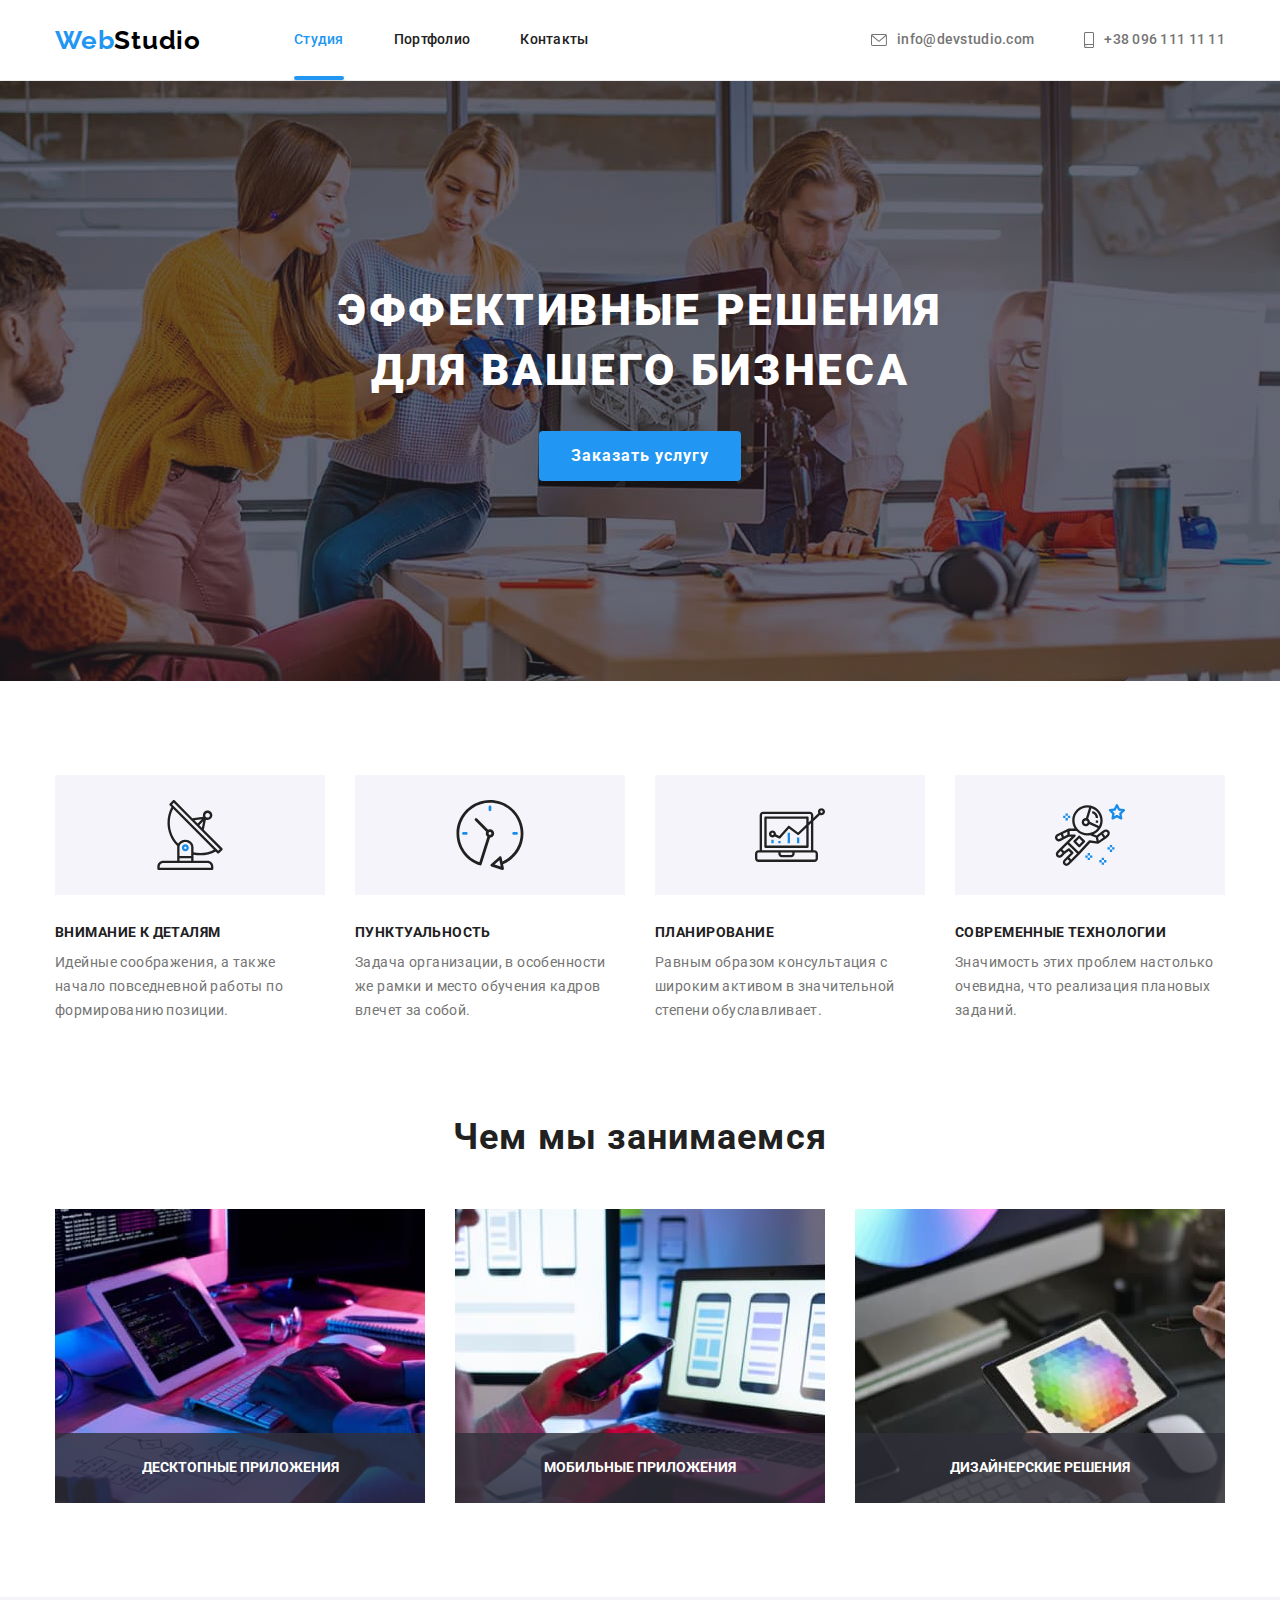
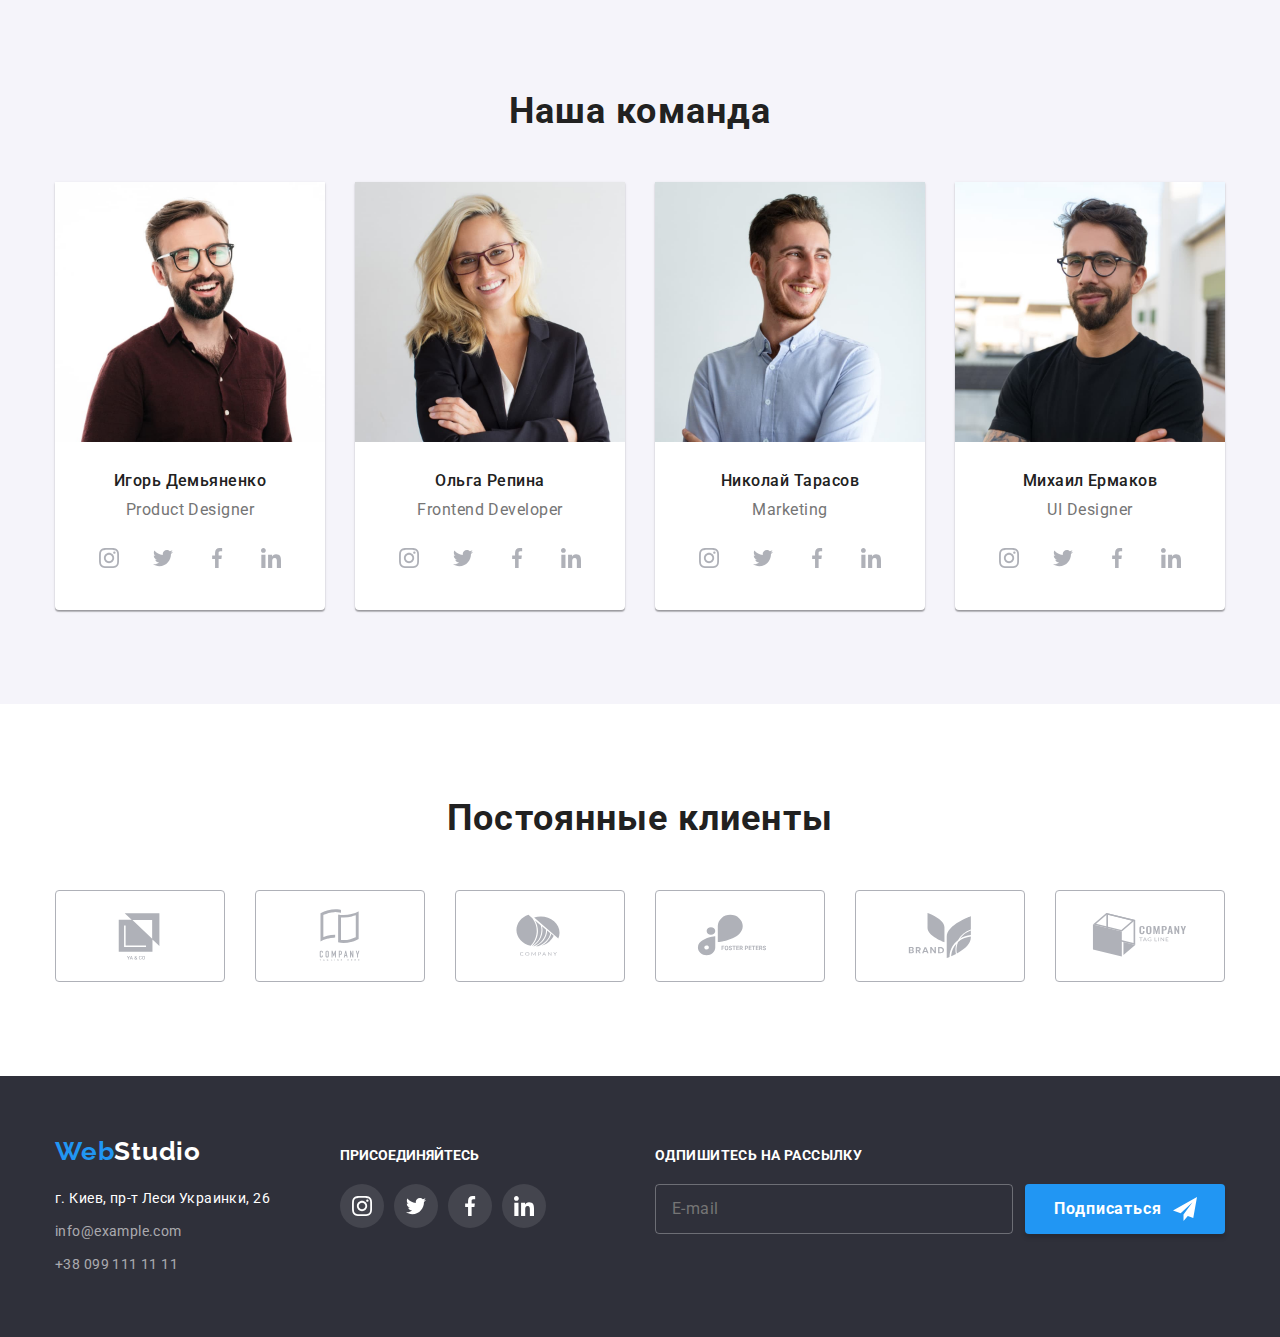
<file: index.html>
<!DOCTYPE html>
<html lang="ru">
  <head>
    <meta charset="UTF-8" />
    <meta http-equiv="X-UA-Compatible" content="IE=edge" />
    <meta name="viewport" content="width=device-width, initial-scale=1.0" />
    <title>Home work</title>
    <link rel="preconnect" href="https://fonts.googleapis.com" />
    <link rel="preconnect" href="https://fonts.gstatic.com" crossorigin />
    <link
      href="https://fonts.googleapis.com/css2?family=Raleway:wght@700&family=Roboto:wght@400;500;700;900&display=swap"
      rel="stylesheet"
    />
    <link
      rel="stylesheet"
      href="https://cdnjs.cloudflare.com/ajax/libs/modern-normalize/1.1.0/modern-normalize.min.css"
      integrity="sha512-wpPYUAdjBVSE4KJnH1VR1HeZfpl1ub8YT/NKx4PuQ5NmX2tKuGu6U/JRp5y+Y8XG2tV+wKQpNHVUX03MfMFn9Q=="
      crossorigin="anonymous"
      referrerpolicy="no-referrer"
    />
    <link href="https://unpkg.com/aos@2.3.1/dist/aos.css" rel="stylesheet" />
    <link rel="stylesheet" href="./css/style.css" />
    <link rel="stylesheet" href="./css/modern-normalize.css" />
  </head>
  <body>
    <header>
      <div class="container header-nav">
        <nav class="header-nav">
          <a href="" class="header-logotip">Web<span class="header-logotip-two">Studio</span> </a>
          <ul class="site-header list">
            <li class="item"><a href="./index.html" class="header-link current">Студия</a></li>
            <li class="item"><a href="./portfolio.html" class="header-link">Портфолио</a></li>
            <li class="item"><a href="" class="header-link">Контакты</a></li>
          </ul>
        </nav>
        <ul class="contact-header list">
          <li class="item">
            <a href="mailto:info@devstudio.com" class="header-contact header-mail">
              <svg width="16px" height="12px" class="envelope">
                <use href="./picture/symbol-defs.svg#icon-envelope"></use>
              </svg>
              info@devstudio.com
            </a>
          </li>
          <li class="item">
            <a href="tel:+380961111111" class="header-contact header-tel">
              <svg width="10px" height="16px" class="smartphone">
                <use href="./picture/symbol-defs.svg#icon-smartphone"></use>
              </svg>
              +38 096 111 11 11</a
            >
          </li>
        </ul>
      </div>
    </header>
    <main>
      <!--Cap-->
      <section class="main-sctn-one">
        <div class="container">
          <h1 class="one-capital">Эффективные решения для вашего бизнеса</h1>
          <button type="button" class="main-button" data-modal-open>Заказать услугу</button>
        </div>
      </section>
      <!--Features-->
      <section class="section main-sctn-two">
        <div class="container">
          <h2 class="section-title visually-hiden">скрытый заголовок</h2>
          <ul class="features list">
            <li class="features-link main-link-one">
              <div class="features-icon">
                <svg class="features-svg-icon">
                  <use href="./picture/symbol-defs.svg#icon-antenna"></use>
                </svg>
              </div>
              <h3 class="three-capital-features">Внимание к деталям</h3>
              <p class="main-paragraph-features">
                Идейные соображения, а также начало повседневной работы по формированию позиции.
              </p>
            </li>
            <li class="features-link main-link-two">
              <div class="features-icon">
                <svg class="features-svg-icon">
                  <use href="./picture/symbol-defs.svg#icon-clock"></use>
                </svg>
              </div>
              <h3 class="three-capital-features">Пунктуальность</h3>
              <p class="main-paragraph-features">
                Задача организации, в особенности же рамки и место обучения кадров влечет за собой.
              </p>
            </li>
            <li class="features-link main-link-three">
              <div class="features-icon">
                <svg class="features-svg-icon">
                  <use href="./picture/symbol-defs.svg#icon-diagram"></use>
                </svg>
              </div>
              <h3 class="three-capital-features">Планирование</h3>
              <p class="main-paragraph-features">
                Равным образом консультация с широким активом в значительной степени обуславливает.
              </p>
            </li>
            <li class="features-link main link-four">
              <div class="features-icon">
                <svg class="features-svg-icon">
                  <use href="./picture/symbol-defs.svg#icon-astronaut"></use>
                </svg>
              </div>
              <h3 class="three-capital-features">Современные технологии</h3>
              <p class="main-paragraph-features">
                Значимость этих проблем настолько очевидна, что реализация плановых заданий.
              </p>
            </li>
          </ul>
        </div>
      </section>
      <!--what we do-->
      <section class="section main-sctn-three">
        <div class="container">
          <h2 class="two-capital">Чем мы занимаемся</h2>
          <ul class="wwd list">
            <li class="wwd-item">
              <a href=""><img src="./picture/box1.jpg" alt="box1" width="370" /></a>
              <div class="label-item">
                <h3 class="label-text">Десктопные приложения</h3>
              </div>
            </li>
            <li class="wwd-item">
              <a href=""><img src="./picture/box2.jpg" alt="box2" width="370" /></a>
              <div class="label-item">
                <h3 class="label-text">Мобильные приложения</h3>
              </div>
            </li>
            <li class="wwd-item">
              <a href=""><img src="./picture/box3.jpg" alt="box3" width="370" /></a>
              <div class="label-item">
                <h3 class="label-text">Дизайнерские решения</h3>
              </div>
            </li>
          </ul>
        </div>
      </section>
      <!--Our team-->
      <section class="section maun-sctn-four">
        <div class="container">
          <h2 class="two-capital">Наша команда</h2>
          <ul class="team-set list">
            <li class="team-card">
              <a href=""
                ><img src="./picture/team_member1.jpg" alt="team_member1" width="270" height="260"
              /></a>
              <div class="team-content">
                <h3 class="three-capital-team">Игорь Демьяненко</h3>
                <p lang="en" class="main-paragraph-team">Product Designer</p>
                <div class="main-icon">
                  <ul class="list network-icon">
                    <li class="ni-list">
                      <a
                        href="https://instagram.com"
                        target="_blank"
                        rel="noreferrer noopener nofollow"
                        class="ni-item"
                      >
                        <svg class="ni-icon">
                          <use href="./picture/symbol-defs.svg#icon-instagram"></use>
                        </svg>
                      </a>
                    </li>
                    <li class="ni-list">
                      <a
                        href="https://twitter.com/"
                        target="_blank"
                        rel="noreferrer noopener nofollow"
                        class="ni-item"
                      >
                        <svg class="ni-icon">
                          <use href="./picture/symbol-defs.svg#icon-twitter"></use>
                        </svg>
                      </a>
                    </li>
                    <li class="ni-list">
                      <a
                        href="https://uk-ua.facebook.com"
                        target="_blank"
                        rel="noreferrer noopener nofollow"
                        class="ni-item"
                      >
                        <svg class="ni-icon">
                          <use href="./picture/symbol-defs.svg#icon-facebook"></use>
                        </svg>
                      </a>
                    </li>
                    <li class="ni-list">
                      <a
                        href="https://www.linkedin.com/"
                        target="_blank"
                        rel="noreferrer noopener nofollow"
                        class="ni-item"
                      >
                        <svg class="ni-icon">
                          <use href="./picture/symbol-defs.svg#icon-linkedin"></use>
                        </svg>
                      </a>
                    </li>
                  </ul>
                </div>
              </div>
            </li>
            <li class="team-card">
              <a href=""
                ><img src="./picture/team_member2.jpg" alt="team_member2" width="270" height="260"
              /></a>
              <div class="team-content">
                <h3 class="three-capital-team">Ольга Репина</h3>
                <p lang="en" class="main-paragraph-team">Frontend Developer</p>
                <div class="main-icon">
                  <ul class="list network-icon">
                    <li class="ni-list">
                      <a
                        href="https://instagram.com"
                        target="_blank"
                        rel="noreferrer noopener nofollow"
                        class="ni-item"
                      >
                        <svg class="ni-icon">
                          <use href="./picture/symbol-defs.svg#icon-instagram"></use>
                        </svg>
                      </a>
                    </li>
                    <li class="ni-list">
                      <a
                        href="https://twitter.com/"
                        target="_blank"
                        rel="noreferrer noopener nofollow"
                        class="ni-item"
                      >
                        <svg class="ni-icon">
                          <use href="./picture/symbol-defs.svg#icon-twitter"></use>
                        </svg>
                      </a>
                    </li>
                    <li class="ni-list">
                      <a
                        href="https://uk-ua.facebook.com"
                        target="_blank"
                        rel="noreferrer noopener nofollow"
                        class="ni-item"
                      >
                        <svg class="ni-icon">
                          <use href="./picture/symbol-defs.svg#icon-facebook"></use>
                        </svg>
                      </a>
                    </li>
                    <li class="ni-list">
                      <a
                        href="https://www.linkedin.com/"
                        target="_blank"
                        rel="noreferrer noopener nofollow"
                        class="ni-item"
                      >
                        <svg class="ni-icon">
                          <use href="./picture/symbol-defs.svg#icon-linkedin"></use>
                        </svg>
                      </a>
                    </li>
                  </ul>
                </div>
              </div>
            </li>
            <li class="team-card">
              <a href=""
                ><img src="./picture/team_member3.jpg" alt="team_member3" width="270" height="260"
              /></a>
              <div class="team-content">
                <h3 class="three-capital-team">Николай Тарасов</h3>
                <p lang="en" class="main-paragraph-team">Marketing</p>
                <div class="main-icon">
                  <ul class="list network-icon">
                    <li class="ni-list">
                      <a
                        href="https://instagram.com"
                        target="_blank"
                        rel="noreferrer noopener nofollow"
                        class="ni-item"
                      >
                        <svg class="ni-icon">
                          <use href="./picture/symbol-defs.svg#icon-instagram"></use>
                        </svg>
                      </a>
                    </li>
                    <li class="ni-list">
                      <a
                        href="https://twitter.com/"
                        target="_blank"
                        rel="noreferrer noopener nofollow"
                        class="ni-item"
                      >
                        <svg class="ni-icon">
                          <use href="./picture/symbol-defs.svg#icon-twitter"></use>
                        </svg>
                      </a>
                    </li>
                    <li class="ni-list">
                      <a
                        href="https://uk-ua.facebook.com"
                        target="_blank"
                        rel="noreferrer noopener nofollow"
                        class="ni-item"
                      >
                        <svg class="ni-icon">
                          <use href="./picture/symbol-defs.svg#icon-facebook"></use>
                        </svg>
                      </a>
                    </li>
                    <li class="ni-list">
                      <a
                        href="https://www.linkedin.com/"
                        target="_blank"
                        rel="noreferrer noopener nofollow"
                        class="ni-item"
                      >
                        <svg class="ni-icon">
                          <use href="./picture/symbol-defs.svg#icon-linkedin"></use>
                        </svg>
                      </a>
                    </li>
                  </ul>
                </div>
              </div>
            </li>
            <li class="team-card">
              <a href=""
                ><img src="./picture/team_member4.jpg" alt="team_member4" width="270" height="260"
              /></a>
              <div class="team-content">
                <h3 class="three-capital-team">Михаил Ермаков</h3>
                <p lang="en" class="main-paragraph-team">UI Designer</p>
                <div class="main-icon">
                  <ul class="list network-icon">
                    <li class="ni-list">
                      <a
                        href="https://instagram.com"
                        target="_blank"
                        rel="noreferrer noopener nofollow"
                        class="ni-item"
                      >
                        <svg class="ni-icon">
                          <use href="./picture/symbol-defs.svg#icon-instagram"></use>
                        </svg>
                      </a>
                    </li>
                    <li class="ni-list">
                      <a
                        href="https://twitter.com/"
                        target="_blank"
                        rel="noreferrer noopener nofollow"
                        class="ni-item"
                      >
                        <svg class="ni-icon">
                          <use href="./picture/symbol-defs.svg#icon-twitter"></use>
                        </svg>
                      </a>
                    </li>
                    <li class="ni-list">
                      <a
                        href="https://uk-ua.facebook.com"
                        target="_blank"
                        rel="noreferrer noopener nofollow"
                        class="ni-item"
                      >
                        <svg class="ni-icon">
                          <use href="./picture/symbol-defs.svg#icon-facebook"></use>
                        </svg>
                      </a>
                    </li>
                    <li class="ni-list">
                      <a
                        href="https://www.linkedin.com/"
                        target="_blank"
                        rel="noreferrer noopener nofollow"
                        class="ni-item"
                      >
                        <svg class="ni-icon">
                          <use href="./picture/symbol-defs.svg#icon-linkedin"></use>
                        </svg>
                      </a>
                    </li>
                  </ul>
                </div>
              </div>
            </li>
          </ul>
        </div>
      </section>
      <section class="section clients" data-aos-anchor-placement="top-center">
        <div class="container">
          <h2 class="two-capital">Постоянные клиенты</h2>
          <ul class="list clients-list">
            <li class="main-client">
              <a href="" class="client-sumbol">
                <svg width="106" height="60" class="client-icon">
                  <use href="./picture/symbol-defs.svg#icon-logo"></use>
                </svg>
              </a>
            </li>
            <li class="main-client">
              <a href="" class="client-sumbol">
                <svg width="106" height="60" class="client-icon">
                  <use href="./picture/symbol-defs.svg#icon-logo1"></use>
                </svg>
              </a>
            </li>
            <li class="main-client">
              <a href="" class="client-sumbol">
                <svg width="106" height="60" class="client-icon">
                  <use href="./picture/symbol-defs.svg#icon-logo2"></use>
                </svg>
              </a>
            </li>
            <li class="main-client">
              <a href="" class="client-sumbol">
                <svg width="106" height="60" class="client-icon">
                  <use href="./picture/symbol-defs.svg#icon-logo3"></use>
                </svg>
              </a>
            </li>
            <li class="main-client">
              <a href="" class="client-sumbol">
                <svg width="106" height="60" class="client-icon">
                  <use href="./picture/symbol-defs.svg#icon-logo4"></use>
                </svg>
              </a>
            </li>
            <li class="main-client">
              <a href="" class="client-sumbol">
                <svg width="106" height="60" class="client-icon">
                  <use href="./picture/symbol-defs.svg#icon-logo5"></use></svg
              ></a>
            </li>
          </ul>
        </div>
      </section>
    </main>
    <footer class="footer">
      <div class="container bottom">
        <div>
          <a href="" class="footer-logotip">Web<span class="footer-logotip-two">Studio</span></a>
          <ul class="bottom-panel list">
            <li class="item">
              <a href="https://goo.gl/maps/jSjdEzmFh8AjKpox9" class="footer-link-city"
                >г. Киев, пр-т Леси Украинки, 26</a
              >
            </li>
            <li class="item">
              <a href="mailto:info@example.com" class="footer-link-connection">info@example.com</a>
            </li>
            <li class="item">
              <a href="tel:+380991111111" class="footer-link-connection">+38 099 111 11 11</a>
            </li>
          </ul>
        </div>
        <div class="footer-networks">
          <h3 class="footer-title">присоединяйтесь</h3>
          <div class="footer-ni">
            <ul class="list network-icon">
              <li class="ni-list">
                <a
                  href="https://instagram.com"
                  target="_blank"
                  rel="noreferrer noopener nofollow"
                  class="ni-item"
                >
                  <svg class="ni-icon">
                    <use href="./picture/symbol-defs.svg#icon-instagram"></use></svg
                ></a>
              </li>
              <li class="ni-list">
                <a
                  href="https://twitter.com/"
                  target="_blank"
                  rel="noreferrer noopener nofollow"
                  class="ni-item"
                >
                  <svg class="ni-icon">
                    <use href="./picture/symbol-defs.svg#icon-twitter"></use></svg
                ></a>
              </li>
              <li class="ni-list">
                <a
                  href="https://uk-ua.facebook.com"
                  target="_blank"
                  rel="noreferrer noopener nofollow"
                  class="ni-item"
                >
                  <svg class="ni-icon">
                    <use href="./picture/symbol-defs.svg#icon-facebook"></use>
                  </svg>
                </a>
              </li>
              <li class="ni-list">
                <a
                  href="https://www.linkedin.com/"
                  target="_blank"
                  rel="noreferrer noopener nofollow"
                  class="ni-item"
                >
                  <svg class="ni-icon">
                    <use href="./picture/symbol-defs.svg#icon-linkedin"></use>
                  </svg>
                </a>
              </li>
            </ul>
          </div>
        </div>
        <div class="footer-subscribe">
          <p class="footer-mailing">одпишитесь на рассылку</p>
          <form class="footer-form">
            <div class="footer-field">
              <input
                class="footer-mail"
                type="email"
                name="email"
                id="email"
                placeholder="E-mail"
              />
            </div>
            <div class="footer-btn">
              <button class="footer-button" type="submit">
                Подписаться
                <svg class="footer-icon" width="24" height="24">
                  <use href="./picture/form-icon.svg#icon-icon-send"></use>
                </svg>
              </button>
            </div>
          </form>
        </div>
      </div>
    </footer>
    <div class="backdrop is-hidden" data-modal>
      <div class="modal-window">
        <button type="button" class="modal-button" data-modal-close>
          <svg class="modal-icon">
            <use href="./picture/modal-icon.svg#icon-close-black"></use>
          </svg>
        </button>
        <h2 class="modal-title">Оставьте свои данные, мы вам перезвоним</h2>
        <form class="modal-form" autocomplete="off">
          <label class="modal-label">
            <span class="label">Имя</span>
            <input type="text" class="modal-input" name="name" required autofocus placeholder="" />
            <svg class="form-icon">
              <use href="./picture/form-icon.svg#icon-person-black"></use>
            </svg>
          </label>
          <label class="modal-label">
            <span class="label">Телефон</span>
            <input type="tel" class="modal-input" name="tel" required placeholder="" />
            <svg class="form-icon">
              <use href="./picture/form-icon.svg#icon-phone-black"></use>
            </svg>
          </label>
          <label class="modal-label">
            <span class="label">Почта</span>
            <input type="email" class="modal-input" name="email" required placeholder="" />
            <svg class="form-icon">
              <use href="./picture/form-icon.svg#icon-email-black"></use>
            </svg>
          </label>
          <label class="modal-comment">
            <span class="label">Комментарий</span>
            <textarea
              class="comment-textarea"
              name="comment"
              placeholder="Введите текст"
            ></textarea>
          </label>
          <label class="agreement">
            Соглашаюсь с рассылкой и принимаю
            <a href="https://www.google.com/logos/2010/pacman10-i.html" class="agreement-link"
              >Условия договора</a
            >
            <input class="checkbox visuall-hidden" type="checkbox" name="contract-policy" />
            <span class="agreement-checkmark"></span>
          </label>
          <button type="submit" class="main-button form-button">Отправить</button>
        </form>
      </div>
    </div>
    <script src="https://unpkg.com/aos@2.3.1/dist/aos.js"></script>
    <script>
      AOS.init();
    </script>
    <script src="./js/modal.js"></script>
  </body>
</html>
</file>
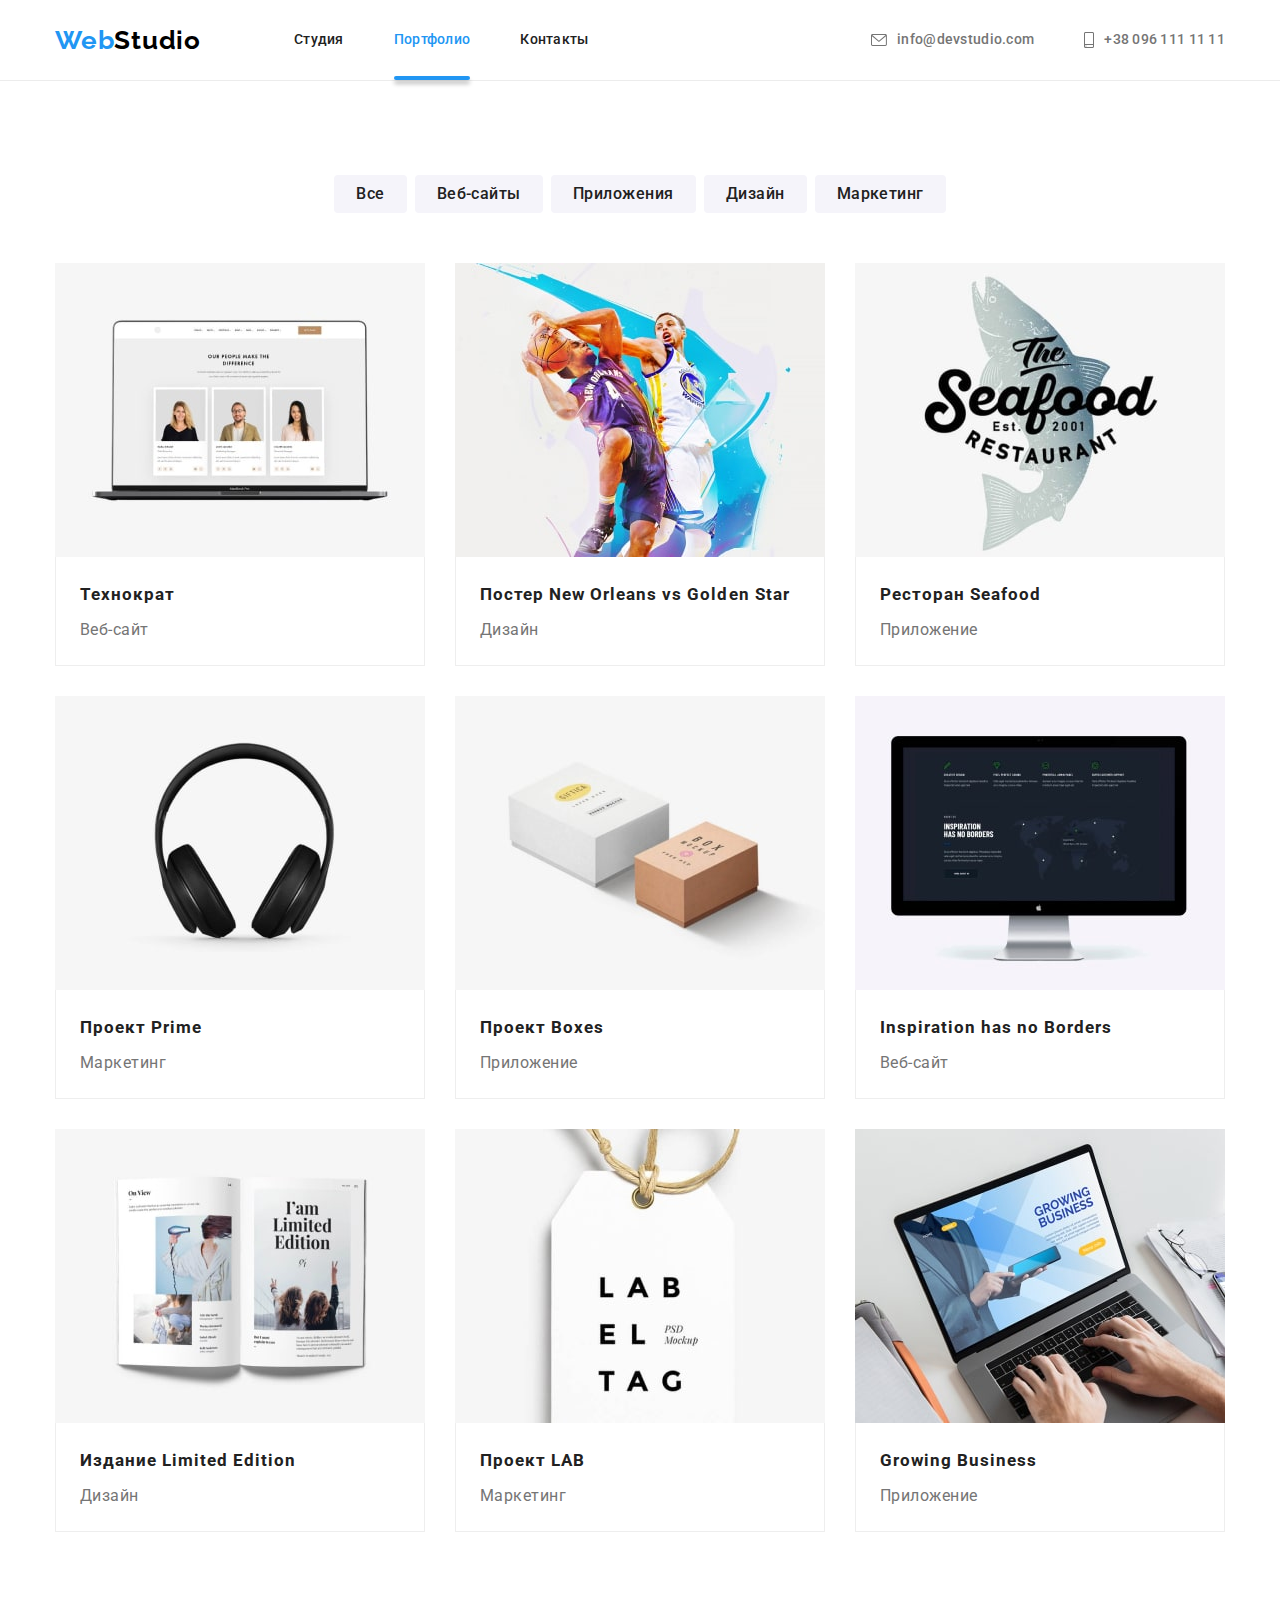
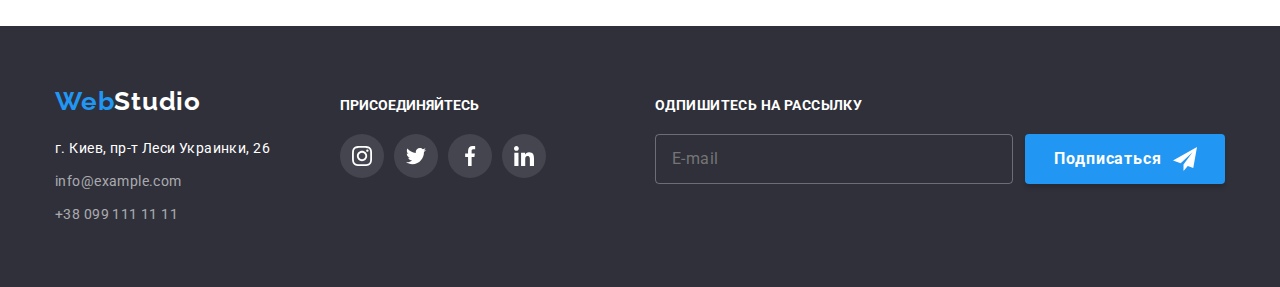
<file: portfolio.html>
<!DOCTYPE html>
<html lang="ru">
  <head>
    <meta charset="UTF-8" />
    <meta http-equiv="X-UA-Compatible" content="IE=edge" />
    <meta name="viewport" content="width=device-width, initial-scale=1.0" />
    <title>Portfolio</title>
    <link rel="preconnect" href="https://fonts.googleapis.com" />
    <link rel="preconnect" href="https://fonts.gstatic.com" crossorigin />
    <link
      href="https://fonts.googleapis.com/css2?family=Raleway:wght@700&family=Roboto:wght@400;500;700;900&display=swap"
      rel="stylesheet"
    />
    <link
      rel="stylesheet"
      href="https://cdnjs.cloudflare.com/ajax/libs/modern-normalize/1.1.0/modern-normalize.min.css"
      integrity="sha512-wpPYUAdjBVSE4KJnH1VR1HeZfpl1ub8YT/NKx4PuQ5NmX2tKuGu6U/JRp5y+Y8XG2tV+wKQpNHVUX03MfMFn9Q=="
      crossorigin="anonymous"
      referrerpolicy="no-referrer"
    />
    <link href="https://unpkg.com/aos@2.3.1/dist/aos.css" rel="stylesheet">
    <link rel="stylesheet" href="./css/style.css" />
    <link rel="stylesheet" href="./css/modern-normalize.css" />
  </head>
  <body>
    <header>
      <div class="container header-nav">
        <nav class="header-nav">
          <a href="" class="header-logotip">Web<span class="header-logotip-two">Studio</span> </a>
          <ul class="site-header list">
            <li class="item">
              <a href="./index.html" class="header-link">Студия</a>
            </li>
            <li class="item">
              <a href="./portfolio.html" class="header-link current">Портфолио</a>
            </li>
            <li class="item"><a href="" class="header-link">Контакты</a></li>
          </ul>
        </nav>
        <ul class="contact-header list">
          <li class="item">
            <a href="mailto:info@devstudio.com" class="header-contact header-mail">
              <svg width="16" height="12" class="envelope">
                <use href="./picture/symbol-defs.svg#icon-envelope"></use>
              </svg>
              info@devstudio.com</a
            >
          </li>
          <li class="item">
            <a href="tel:+380961111111" class="header-contact header-tel">
              <svg width="10" height="16" class="smartphone">
                <use href="./picture/symbol-defs.svg#icon-smartphone"></use>
              </svg>
              +38 096 111 11 11</a
            >
          </li>
        </ul>
      </div>
    </header>
    <main class="main">
      <section class="section">
        <div class="container work-examples">
          <h1 class="visually-hiden">Портфолио</h1>
          <ul class="filter list">
            <li class="item">
              <button type="button" class="main-button-port secondary">Все</button>
            </li>
            <li class="item">
              <button type="button" class="main-button-port secondary">Веб-сайты</button>
            </li>
            <li class="item">
              <button type="button" class="main-button-port secondary">Приложения</button>
            </li>
            <li class="item">
              <button type="button" class="main-button-port secondary">Дизайн</button>
            </li>
            <li class="item">
              <button type="button" class="main-button-port secondary">Маркетинг</button>
            </li>
          </ul>
          <ul class="examples-cards list">
            <li class="item leaving-item">
              <a href="" class="link">
                <div class="card-img">
                  <img src="./picture/technocrat.jpg" alt="technocrat" width="370" />
                  <p class="leaving-text">
                    Ресурс предлагает комплексные предложения с разным уровнем функционала и сервисов. Все это позволит посетителю получить исчерпывающие сведения о компании или частном лице.
                  </p>
                </div>
                <div class="card-content">
                  <h2 class="three-capital-cards">Технократ</h2>
                  <p class="main-paragraph-cards">Веб-сайт</p>
                </div>
              </a>
            </li>
            <li class="item leaving-item">
              <a href="" class="link">
                <div class="card-img">
                  <img src="./picture/poster.jpg" alt="poster" width="370" />
                  <p class="leaving-text">
                    Ресурс предлагает комплексные предложения с разным уровнем функционала и сервисов. Все это позволит посетителю получить исчерпывающие сведения о компании или частном лице.
                  </p>
                </div>
                <div class="card-content">
                  <h2 class="three-capital-cards">Постер New Orleans vs Golden Star</h2>
                  <p class="main-paragraph-cards">Дизайн</p>
                </div>
              </a>
            </li>
            <li class="item leaving-item">
              <a href="" class="link"
                ><div class="card-img">
                  <img src="./picture/restaurant.jpg" alt="restaurant" width="370" />
                  <p class="leaving-text">
                    Ресурс предлагает комплексные предложения с разным уровнем функционала и сервисов. Все это позволит посетителю получить исчерпывающие сведения о компании или частном лице.
                  </p>
                </div>
                <div class="card-content">
                  <h2 class="three-capital-cards">Ресторан Seafood</h2>
                  <p class="main-paragraph-cards">Приложение</p>
                </div>
              </a>
            </li>
            <li class="item leaving-item">
              <a href="" class="link"
                ><div class="card-img">
                  <img src="./picture/prime.jpg" alt="prime" width="370" />
                  <p class="leaving-text">
                    Ресурс предлагает комплексные предложения с разным уровнем функционала и сервисов. Все это позволит посетителю получить исчерпывающие сведения о компании или частном лице.
                  </p>
                </div>
                <div class="card-content">
                  <h2 class="three-capital-cards">Проект Prime</h2>
                  <p class="main-paragraph-cards">Маркетинг</p>
                </div>
              </a>
            </li>
            <li class="item leaving-item">
              <a href="" class="link">
                <div class="card-img">
                  <img src="./picture/boxes.jpg" alt="boxes" width="370" />
                  <p class="leaving-text">
                    Ресурс предлагает комплексные предложения с разным уровнем функционала и сервисов. Все это позволит посетителю получить исчерпывающие сведения о компании или частном лице.
                  </p>
                </div>
                <div class="card-content">
                  <h2 class="three-capital-cards">Проект Boxes</h2>
                  <p class="main-paragraph-cards">Приложение</p>
                </div>
              </a>
            </li>
            <li class="item leaving-item">
              <a href="" class="link">
                <div class="card-img">
                  <img src="./picture/inspiration.jpg" alt="inspiration" width="370" />
                  <p class="leaving-text">
                    Ресурс предлагает комплексные предложения с разным уровнем функционала и сервисов. Все это позволит посетителю получить исчерпывающие сведения о компании или частном лице.
                  </p>
                </div>
                <div class="card-content">
                  <h2 class="three-capital-cards">Inspiration has no Borders</h2>
                  <p class="main-paragraph-cards">Веб-сайт</p>
                </div>
              </a>
            </li>
            <li class="item leaving-item">
              <a href="" class="link">
                <div class="card-img">
                  <img src="./picture/magazine.jpg" alt="magazine" width="370" />
                  <p class="leaving-text">
                    Ресурс предлагает комплексные предложения с разным уровнем функционала и сервисов. Все это позволит посетителю получить исчерпывающие сведения о компании или частном лице.
                  </p>
                </div>
                <div class="card-content">
                  <h2 class="three-capital-cards">Издание Limited Edition</h2>
                  <p class="main-paragraph-cards">Дизайн</p>
                </div>
              </a>
            </li>
            <li class="item leaving-item">
              <a href="" class="link">
                <div class="card-img">
                  <img src="./picture/lab.jpg" alt="lab" width="370" />
                  <p class="leaving-text">
                    Ресурс предлагает комплексные предложения с разным уровнем функционала и сервисов. Все это позволит посетителю получить исчерпывающие сведения о компании или частном лице.
                  </p>
                </div>
                <div class="card-content">
                  <h2 class="three-capital-cards">Проект LAB</h2>
                  <p class="main-paragraph-cards">Маркетинг</p>
                </div>
              </a>
            </li>
            <li class="item leaving-item">
              <a href="" class="link">
                <div class="card-img">
                  <img src="./picture/growing.jpg" alt="growing" width="370" />
                  <p class="leaving-text">
                    Ресурс предлагает комплексные предложения с разным уровнем функционала и сервисов. Все это позволит посетителю получить исчерпывающие сведения о компании или частном лице.
                  </p>
                </div>
                <div class="card-content">
                  <h2 class="three-capital-cards">Growing Business</h2>
                  <p class="main-paragraph-cards">Приложение</p>
                </div>
              </a>
            </li>
          </ul>
        </div>
      </section>
    </main>
    <footer class="footer">
      <div class="container bottom">
        <div>
          <a href="" class="footer-logotip">Web<span class="footer-logotip-two">Studio</span></a>
          <ul class="bottom-panel list">
            <li class="item">
              <a href="https://goo.gl/maps/jSjdEzmFh8AjKpox9" class="footer-link-city"
                >г. Киев, пр-т Леси Украинки, 26</a
              >
            </li>
            <li class="item">
              <a href="mailto:info@example.com" class="footer-link-connection">info@example.com</a>
            </li>
            <li class="item">
              <a href="tel:+380991111111" class="footer-link-connection">+38 099 111 11 11</a>
            </li>
          </ul>
        </div>
        <div class="footer-networks">
          <h3 class="footer-title">присоединяйтесь</h3>
          <div class="footer-ni">
            <ul class="list network-icon">
              <li class="ni-list">
                <a
                  href="https://instagram.com"
                  target="_blank"
                  rel="noreferrer noopener nofollow"
                  class="ni-item"
                >
                  <svg class="ni-icon">
                    <use href="./picture/symbol-defs.svg#icon-instagram"></use></svg
                ></a>
              </li>
              <li class="ni-list">
                <a
                  href="https://twitter.com/"
                  target="_blank"
                  rel="noreferrer noopener nofollow"
                  class="ni-item"
                >
                  <svg class="ni-icon">
                    <use href="./picture/symbol-defs.svg#icon-twitter"></use></svg
                ></a>
              </li>
              <li class="ni-list">
                <a
                  href="https://uk-ua.facebook.com"
                  target="_blank"
                  rel="noreferrer noopener nofollow"
                  class="ni-item"
                >
                  <svg class="ni-icon">
                    <use href="./picture/symbol-defs.svg#icon-facebook"></use>
                  </svg>
                </a>
              </li>
              <li class="ni-list">
                <a
                  href="https://www.linkedin.com/"
                  target="_blank"
                  rel="noreferrer noopener nofollow"
                  class="ni-item"
                >
                  <svg class="ni-icon">
                    <use href="./picture/symbol-defs.svg#icon-linkedin"></use>
                  </svg>
                </a>
              </li>
            </ul>
          </div>
        </div>
        <div class="footer-subscribe">
          <p class="footer-mailing">одпишитесь на рассылку</p>
          <form class="footer-form">
            <div class="footer-field">
              <input
                class="footer-mail"
                type="email"
                name="email"
                id="email"
                placeholder="E-mail"
              />
            </div>
            <div class="footer-btn">
              <button class="footer-button" type="submit">
                Подписаться
                <svg class="footer-icon" width="24" height="24">
                  <use href="./picture/form-icon.svg#icon-icon-send"></use>
                </svg>
              </button>
            </div>
          </form>
        </div>
      </div>
    </footer>
    <script src="https://unpkg.com/aos@2.3.1/dist/aos.js"></script>
    <script>
      AOS.init();
    </script>
  </body>
</html>
</file>
<file: css/style.css>
:root {
  --font-family2: 'Raleway', sans-serif;
  --color1: #2196f3;
  --color2: #212121;
  --color3: #188ce8;
  --color4: #ffffff;
  --color5: #2f303a;
  --color6: #757575;
  --color7: #f5f4fa;
  --color8: #afb1b8;
  --team-card-shadow: 0px 1px 3px rgba(0, 0, 0, 0.12), 0px 1px 1px rgba(0, 0, 0, 0.14),
    0px 2px 1px rgba(0, 0, 0, 0.2);
  --card-gap: 30px;
  --leaving-text: rgba(33, 150, 243, 0.9);
  --transform-time: 250ms cubic-bezier(0.4, 0, 0.2, 1);
}

header {
  border-bottom: 1px solid #ececec;
}

p,
h1,
h2,
h3,
h4,
h5,
h6 {
  margin: 0;
}

img {
  display: block;
  max-width: 100%;
  height: auto;
}

ul,
ol {
  margin: 0;
  padding-left: 0;
}

address {
  font-style: normal;
}
a {
  color: currentColor;
  cursor: pointer;
  text-decoration: none;
}

button {
  cursor: pointer;
}

body {
  font-family: 'Roboto', 'Raleway', sans-serif;
  color: var(--color6);
  font-size: 14px;
}
.list {
  padding: 0;
  margin: 0;
  list-style: none;
}

.visually-hidden {
  position: absolute;
  width: 1px;
  height: 1px;
  padding: 0;
  margin: -1px;
  overflow: hidden;
  clip: rect(0, 0, 0, 0);
  white-space: nowrap;
  border: 0;
}

/*---------------HEADER (INDEX & PORTFOLIO)----------------*/
/* --------------BOX---------------- */

.container {
  margin-left: auto;
  margin-right: auto;
  padding-left: 15px;
  padding-right: 15px;
  width: 1200px;
}

.current::after {
  content: '';
  display: block;
  position: absolute;
  left: 0;
  bottom: 0;
  width: 100%;
  height: 4px;
  background-color: var(--color1);
  box-shadow: 0px 4px 4px rgb(0 0 0 / 25%);
  border-radius: 2px;
}

.header-nav {
  display: flex;
  align-items: center;
}

.site-header {
  display: flex;
  margin-left: 93px;
}

.site-header .item:not(:last-child) {
  margin-right: 50px;
}

.site-header .header-link .header-contact {
  display: block;
  padding-top: 32px;
  padding-bottom: 32px;
  align-items: center;
}

.contact-header {
  font-weight: 500;
  line-height: 16px;
  letter-spacing: 0.02em;
  display: flex;
  margin-left: auto;
  flex-direction: row;
  align-items: center;
}

.contact-header .item + .item {
  margin-left: 50px;
}

/* --------------BOX---------------- */

.header-logotip {
  text-decoration: none;
  font-family: var(--font-family2);
  font-style: normal;
  font-weight: 700;
  font-size: 26px;
  line-height: 1.19;
  letter-spacing: 0.03em;
  color: var(--color1);
}

.header-logotip-two {
  color: #000000;
}

.header-link {
  text-decoration: none;
  font-style: normal;
  font-weight: 500;
  line-height: 1.14;
  letter-spacing: 0.02em;
  color: var(--color2);
  padding: 32px 0;
  display: block;
  transition: color var(--transform-time);
}

.header-link:hover {
  color: var(--color1);
}

.header-link:focus {
  color: var(--color1);
}

.current {
  color: var(--color1);
  position: relative;
}

.current::after {
  content: '';
  display: block;
  position: absolute;
  left: 0;
  bottom: 0;
  width: 100%;
  height: 4px;
  background-color: var(--color1);
  box-shadow: 0px 4px 4px rgb(0 0 0 / 25%);
  border-radius: 2px;
}

.header-contact {
  text-decoration: none;
  font-style: normal;
  font-weight: 500;
  line-height: 1.14;
  letter-spacing: 0.02em;
  color: var(--color6);
  padding: 32px 0;
  display: flex;
  align-items: center;
  transition: color var(--transform-time);
}

.header-contact:hover {
  color: var(--color1);
}

.header-contact:focus {
  color: var(--color1);
}

.envelope,
.smartphone {
  flex-direction: column;
  margin-right: 10px;
  fill: currentColor;
}
/*------------HEADER (INDEX & PORTFOLIO)-----------*/

/*------------MAIN (INDEX)------------*/

/* -----------CAP----------- */
.main-sctn-one {
  text-align: center;
  background-color: #c4c4c4;
  padding: 200px 0;
  max-width: 1600px;
  height: 600px;
  margin-left: auto;
  margin-right: auto;
  background-image: linear-gradient(rgba(47, 48, 58, 0.4), rgba(47, 48, 58, 0.4)),
    url(../picture/comand.jpg);
  background-repeat: no-repeat;
  background-size: cover;
  background-position: center;
}

.visually-hiden {
  position: absolute;
  width: 1px;
  height: 1px;
  padding: 0;
  margin: -1px;
  overflow: hidden;
  clip: rect(0, 0, 0, 0);
  white-space: nowrap;
  border: 0;
}

.one-capital {
  font-weight: 900;
  font-size: 44px;
  line-height: 1.36;
  letter-spacing: 0.06em;
  color: var(--color4);
  margin-bottom: 30px;
  text-transform: uppercase;
  width: 696px;
  margin-top: 0;
  margin-bottom: 30px;
  margin-left: auto;
  margin-right: auto;
}

.main-button {
  font-style: inherit;
  background-color: var(--color1);
  font-weight: 700;
  font-size: 16px;
  line-height: 1.875;
  letter-spacing: 0.06em;
  color: var(--color4);
  border-radius: 4px;
  border: none;
  min-width: 200px;
  padding: 10px 32px;
  box-shadow: 0px 4px 4px rgba(0, 0, 0, 0.15);
  transition: background-color var(--transform-time);
}

.main-button:focus {
  background-color: var(--color3);
}

.main-button:hover {
  background-color: var(--color3);
}
/* -----------CAP----------- */

/* -----------FEATURES----------- */

.section {
  padding-top: 94px;
  padding-bottom: 94px;
}

.section-title {
  margin-bottom: 50px;
  font-weight: 700;
  font-size: 36px;
  line-height: 1.17;
  color: var(--color2);
  text-align: center;
}

.features {
  display: flex;
  flex-wrap: wrap;
  gap: var(--card-gap);
}

.features-link {
  width: calc((100% - (3 * var(--card-gap))) / 4);
}

.features-link:not(:nth-last-child(-n + 4)) {
  margin-bottom: var(--card-gap);
}

.features-icon {
  display: flex;
  align-items: center;
  justify-content: center;
  height: 120px;
  background-color: var(--color7);
  margin-bottom: var(--card-gap);
}

.features-icon svg {
  width: 70px;
  height: 70px;
}

.features .three-capital-features {
  margin-bottom: 10px;
}

.three-capital-features {
  text-transform: uppercase;
  font-weight: 700;
  font-size: 14px;
  line-height: 1.14;
  letter-spacing: 0.03em;
  color: var(--color2);
}

.main-paragraph-features {
  font-weight: 400;
  line-height: 1.71;
  letter-spacing: 0.03em;
}
/* -----------FEATURES----------- */

/* ------------WhatWeDo---------- */

.main-sctn-three {
  padding-top: 0;
}

.wwd {
  display: flex;
}

.wwd > .wwd-item + .wwd-item {
  margin-left: var(--card-gap);
}

.label-item {
  position: absolute;
  bottom: 0;
  pointer-events: none;
  display: flex;
  justify-content: center;
  align-items: center;
  width: 100%;
  height: 70px;
  background-color: rgba(47, 48, 58, 0.8);
}

.label-text {
  font-weight: 700;
  font-size: 14px;
  line-height: 1.14;
  text-transform: uppercase;
  color: var(--color4);
}
/* ------------WhatWeDo---------- */
/* ---------Our team--------- */

.maun-sctn-four {
  background-color: var(--color7);
}

.team-set {
  display: flex;
}

.team-card {
  width: calc((100% - (3 * var(--card-gap))) / 4);
  box-shadow: var(--team-card-shadow);
  border-radius: 0px 0px 4px 4px;
  background-color: var(--color4);
}

.team-card:not(:nth-last-child(4)) {
  margin-left: var(--card-gap);
}

.team-content {
  padding-top: 30px;
  padding-bottom: 30px;
}

.maun-sctn-four .three-capital-team {
  margin-bottom: 10px;
  text-align: center;
}

.maun-sctn-four .main-paragraph-team {
  text-align: center;
}

.network-icon {
  display: flex;
  justify-content: center;
  align-items: center;
  gap: 10px;
}

.ni-item {
  display: flex;
  justify-content: center;
  align-items: center;
  width: 44px;
  height: 44px;
  border-radius: 50%;
}

.main-icon .ni-item {
  color: var(--color8);
  transition: color var(--transform-time), background-color var(--transform-time);
}

.ni-icon {
  fill: currentColor;
  width: 20px;
  height: 20px;
}
.main-icon .ni-item:hover,
.main-icon .ni-item:focus {
  color: var(--color4);
  background-color: var(--color1);
}
/* ---------Our team--------- */
.two-capital {
  font-weight: 700;
  font-size: 36px;
  line-height: 1.16;
  text-align: center;
  letter-spacing: 0.03em;
  color: var(--color2);
  margin-bottom: 50px;
}

.three-capital-team {
  font-weight: 500;
  font-size: 16px;
  line-height: 1.18;
  letter-spacing: 0.03em;
  color: var(--color2);
}

.main-paragraph-team {
  font-weight: 400;
  font-size: 16px;
  line-height: 1.18;
  letter-spacing: 0.03em;
  margin-bottom: 16px;
}

/* -----MAIN-CLIENTS------ */
.client-sumbol {
  display: flex;
  justify-content: center;
  align-items: center;
  height: inherit;
  border: 1px solid var(--color8);
  border-radius: 4px;
  color: var(--color8);
  transition: color var(--transform-time);
}

.client-icon {
  fill: currentColor;
}

.main-client {
  width: calc(100% - (5 * var(--card-gap)) / 6);
  height: 92px;
}

.clients-list {
  display: flex;
  justify-content: center;
  gap: var(--card-gap);
}

.client-sumbol:hover,
.client-sumbol:focus {
  border: 1px solid var(--color1);
  border-radius: 4px;
  color: var(--color1);
}

/*-------MAIN (INDEX)-------*/

/*------------MAIN (PORTFOLIO)------------*/

.main-button-port,
.secondary {
  font-family: 'Roboto', sans-serif;
  font-style: inherit;
  font-weight: 500;
  font-size: 16px;
  line-height: 1.625;
  letter-spacing: 0.03em;
  color: var(--color2);
  padding: 6px 22px;
  background-color: var(--color7);
  border-radius: 4px;
  border: none;
  transition: color var(--transform-time), background-color var(--transform-time);
}

.main-button-port .secondary:hover {
  color: var(--color4);
  background-color: var(--color1);
  box-shadow: 0px 3px 1px rgba(0, 0, 0, 0.1), 0px 1px 2px rgba(0, 0, 0, 0.08),
    0px 2px 2px rgba(0, 0, 0, 0.12);
}

.main-button-port .secondary:focus {
  color: var(--color4);
  background-color: var(--color1);
  box-shadow: 0px 3px 1px rgba(0, 0, 0, 0.1), 0px 1px 2px rgba(0, 0, 0, 0.08),
    0px 2px 2px rgba(0, 0, 0, 0.12);
}

.filter.list {
  margin-bottom: 50px;
  display: flex;
  justify-content: center;
}

.filter .item + .item {
  margin-left: 8px;
}

.main-button-port.secondary:hover,
.main-button-port.secondary:focus {
  color: var(--color4);
  background-color: var(--color1);
  box-shadow: 0px 3px 1px rgba(0, 0, 0, 0.1), 0px 1px 2px rgba(0, 0, 0, 0.08),
    0px 2px 2px rgba(0, 0, 0, 0.12);
}

/* ------------BUTTON-------- */
/* -----------CARDS--------- */

.examples-cards {
  display: flex;
  flex-wrap: wrap;
  margin-left: calc(-1 * var(--card-gap));
  margin-top: calc(-1 * var(--card-gap));
}

.card-content {
  border: 1px solid #eeeeee;
  padding: 20px 24px;
  border-top: none;
}

.examples-cards > .item {
  flex-basis: calc(100% / 3 - var(--card-gap));
  margin-left: var(--card-gap);
  margin-top: var(--card-gap);
}

.work-examples .three-capital-cards {
  margin-bottom: 4px;
}

.work-examples .link {
  display: block;
}

.work-examples .link:hover,
.work-examples .link:focus {
  box-shadow: 0px 1px 1px rgba(0, 0, 0, 0.12), 0px 4px 4px rgba(0, 0, 0, 0.06),
    1px 4px 6px rgba(0, 0, 0, 0.16);
}

.three-capital-cards {
  font-weight: 700;
  font-size: 17px;
  line-height: 2;
  letter-spacing: 0.06em;
  color: var(--color2);
}

.main-paragraph-cards {
  font-weight: 400;
  font-size: 16px;
  line-height: 1.875;
  letter-spacing: 0.03em;
}

.leaving-item:hover .leaving-text {
  transform: translateY(0);
}

.card-img {
  position: relative;
  overflow: hidden;
}

.leaving-text {
  position: absolute;
  top: 0;
  left: 0;
  padding: 63px 24px;
  height: 100%;
  font-style: normal;
  font-weight: 400;
  font-size: 18px;
  line-height: 1.44;
  letter-spacing: 0.03em;
  color: var(--color4);
  background-color: var(--leaving-text);
  transform: translateY(100.15%);
  transition: transform var(--transform-time);
  overflow: auto;
}
/*------------MAIN (PORTFOLIO)------------*/

/*-------FOOTER (INDEX & PORTFOLIO)-----*/

footer {
  background-color: var(--color5);
  padding: 60px 0;
  display: flex;
}

.bottom .footer-logotip {
  display: block;
  margin-bottom: 20px;
}

.bottom-panel .item + .item {
  margin-top: 9px;
}

footer .bottom {
  display: flex;
}

.footer-logotip {
  text-decoration: none;
  font-family: var(--font-family2);
  font-weight: 700;
  font-size: 26px;
  line-height: 1.19;
  letter-spacing: 0.03em;
  color: var(--color1);
}

.footer-logotip-two {
  font-family: var(--font-family2);
  font-weight: 700;
  font-size: 26px;
  line-height: 1.19;
  letter-spacing: 0.03em;
  color: var(--color4);
}

.footer-link-city {
  text-decoration: none;
  font-weight: 400;
  line-height: 1.71;
  letter-spacing: 0.03em;
  color: var(--color4);
  transition: color var(--transform-time);
}

.footer-link-city:hover,
.footer-link-city:focus {
  color: var(--color1);
}

.footer-link-connection {
  text-decoration: none;
  font-weight: 400;
  line-height: 1.71;
  letter-spacing: 0.03em;
  color: rgba(255, 255, 255, 0.6);
  transition: color var(--transform-time);
}

.footer-link-connection:hover,
.footer-link-connection:focus {
  color: var(--color1);
}

/* ------------COLUM-TWO---------- */

.footer-networks {
  min-width: 206px;
  min-height: 80px;
  margin-top: 12px;
  margin-left: 70px;
}

.footer-networks {
  min-width: 206px;
  min-height: 80px;
  margin-top: 12px;
  margin-left: 70px;
}
.footer-title {
  margin-bottom: 20px;
  font-weight: 700;
  font-size: 14px;
  line-height: 1.14;
  text-transform: uppercase;
  color: var(--color4);
}
.footer-ni .ni-item {
  color: var(--color4);
  background-color: rgba(255, 255, 255, 0.1);
  transition: color var(--transform-time), background-color var(--transform-time);
}

.footer-ni .ni-item:hover,
.footer-ni .ni-item:focus {
  background-color: var(--color1);
}

/* --------FOOTER-FORm--------------- */

.footer-subscribe {
    width: 570px;
    margin-left: auto;
    margin-top: 12px;
}

.footer-mailing {
    display: block;
    font-weight: 700;
    font-size: 14px;
    line-height: 1.14;
    letter-spacing: 0.03em;
    text-transform: uppercase;
    color: var(--color4);
    margin-bottom: 20px;
}

.footer-form {
    position: relative;
    display: flex;
}

.footer-field {
    display: inline-block;
    flex-grow: 1;
    
}

.footer-mail {
    width: 100%;
    height: 50px;
    border: 1px solid rgba(255, 255, 255, 0.3);
    border-radius: 4px;
    box-shadow: (0px 4px 4px rgba(0, 0, 0, 0.15));
    background-color: transparent;
    padding-top: 15px;
    padding-right: 16px;
    padding-bottom: 15px;
    padding-left: 16px;
    font-size: 16px;
    line-height: 1.25;
    letter-spacing: 0.03em;
    color: rgba(255, 255, 255, 0.6);
}

.footer-button {
  border-radius: 4px;
    border: none;
    font-family: inherit;
    font-size: 16px;
    cursor: pointer;
    background-color: var(--color1);
    position: relative;
    padding: 10px 62px 10px 28px;
    width: 200px;
    height: 50px;
    font-weight: 700;
    line-height: 1.87;
    letter-spacing: 0.06em;
    color: var(--color4);
    margin-left: 12px;
    box-shadow: 0px 4px 4px rgb(0 0 0 / 15%);
}



.footer-icon {
    fill: var(--color4);
    margin-left: 10px;
    position: absolute;
    top: 50%;
    right: 28px;
    transform: translateY(-50%);
}

    /* --------FOOTER-FORm--------------- */

/*-------FOOTER (INDEX & PORTFOLIO)-----*/

/* ---------Modal Window--------------- */

.backdrop {
  position: fixed;
  top: 0;
  left: 0;
  width: 100%;
  height: 100%;
  opacity: 1;
  background-color: rgba(0, 0, 0, 0.2);
  transition: opacity var(--transform-time), visibility var(--transform-time);
}

.backdrop.is-hidden .modal-window {
  transform: translate(0, 0) scale(0);
}

.modal-window {
  position: absolute;
  width: 528px;
  min-height: 581px;
  background-color: var(--color4);
  top: 50%;
  left: 50%;
  box-shadow: 0px 1px 3px rgb(0 0 0 / 12%), 0px 1px 1px rgb(0 0 0 / 14%),
    0px 2px 1px rgb(0 0 0 / 20%);
  border-radius: 4px;
  transform: translate(-50%, -50%) scale(1);
  transition: transform var(--transform-time);
  padding: 40px 39px 40px 41px;
}

.modal-button {
  position: absolute;
  display: flex;
  justify-content: center;
  align-items: center;
  top: 8px;
  right: 8px;
  width: 30px;
  height: 30px;
  border: 1px solid rgba(0, 0, 0, 0.1);
  border-radius: 50%;
  background-color: var(--color4);
  cursor: pointer;
}

.modal-icon {
  width: 18px;
  height: 18px;
}

.is-hidden {
  opacity: 0;
  visibility: hidden;
  pointer-events: none;
}

.modal-title {
  font-weight: 700;
  font-size: 20px;
  line-height: 1.15;
  text-align: center;
  letter-spacing: 0.03em;
  color: #212121;
  margin-bottom: 12px;
}

/* ---------MODAL-FORM------- */
.modal-form {
  width: 448px;
  font-weight: 400;
  font-size: 12px;
  line-height: 14px;
  letter-spacing: 0.01em;
  text-align: center;
}

.modal-label {
  position: relative;
  display: block;
  margin-bottom: 10px;
}

.modal-input {
  width: 100%;
  height: 40px;
  border: 1px solid rgba(33, 33, 33, 0.2);
  border-radius: 4px;
  padding: 11px 2px 11px 42px;
  align-items: center;
  transition: border var(--transform-time);
}

.label {
  display: block;
  text-align: left;
  font-weight: 400;
  font-size: 12px;
  line-height: 1.16;
  letter-spacing: 0.01em;
  color: #757575;
  margin-bottom: 4px;
}

.form-icon {
  position: absolute;
  top: 50%;
  left: 12px;
  width: 18px;
  height: 18px;
  transition: fill var(--transform-time);
}

.comment-textarea {
  width: 100%;
  height: 120px;
  resize: none;
  padding: 12px 16px;
  border: 1px solid rgba(33, 33, 33, 0.2);
  border-radius: 4px;
  color: inherit;
  margin-bottom: 20px;
  transition: border var(--transform-time);
}

.comment-textarea::placeholder {
  line-height: 1.14;
  color: rgba(117, 117, 117, 0.5);
  letter-spacing: 0.01;
}
.comment-textarea:focus,
.modal-input:focus {
  outline: none;
}

.agreement {
  align-items: center;
  position: relative;
  display: block;
  font-size: 14px;
  line-height: 1.71;
  margin-bottom: 30px;
}

.agreement-link {
  color: var(--color1);
  text-decoration: underline;
}

.checkbox {
  position: absolute;
  display: inline-block;
  top: 50%;
  left: 12px;
  transform: translateY(-50%);
  width: 16px;
  height: 15px;
  color: var(--color4);
  border: 2px solid var(--color2);
  border-radius: 2px;
  transition: color var(--transform-time), background-color var(--transform-time);
}

.visuall-hidden {
  position: absolute;
  width: 1px;
  height: 1px;
  margin: -1px;
  border: 0;
  padding: 0;
  white-space: nowrap;
  clip-path: inset(100%);
  clip: rect(0 0 0 0);
  overflow: hidden;
}

.agreement-checkmark {
  position: absolute;
  display: inline-block;
  top: 50%;
  left: 12px;
  transform: translateY(-50%);
  width: 16px;
  height: 15px;
  fill: white;
  border: 2px solid var(--color2);
  border-radius: 2px;
  transition: color var(--transform-time), background-color var(--transform-time);
}

.checkbox:checked + .agreement-checkmark {
  background-position: center;
  background-size: contain;
  background-origin: border-box;
  border-color: var(--color1);
  background-color: var(--color1);
  background-image: url(../picture/icon-check.svg);
}


.modal-label:focus-within > .form-icon {
  fill: var(--color1);
}
.modal-input:focus-within {
  border: 1px solid var(--color1);
}
.comment-textarea:focus-within {
  border: 1px solid var(--color1);
}

.form-button {
  width: 200px;
  padding: 10px 55px;
  font-weight: 700;
  line-height: 1.87;
  letter-spacing: 0.06em;
  color: var(--color4);
  transition: color var(--transform-time), background-color var(--transform-time),
    box-shadow var(--transform-time);
  box-shadow: 0px 4px 4px rgb(0 0 0 / 15%);
}
</file>
